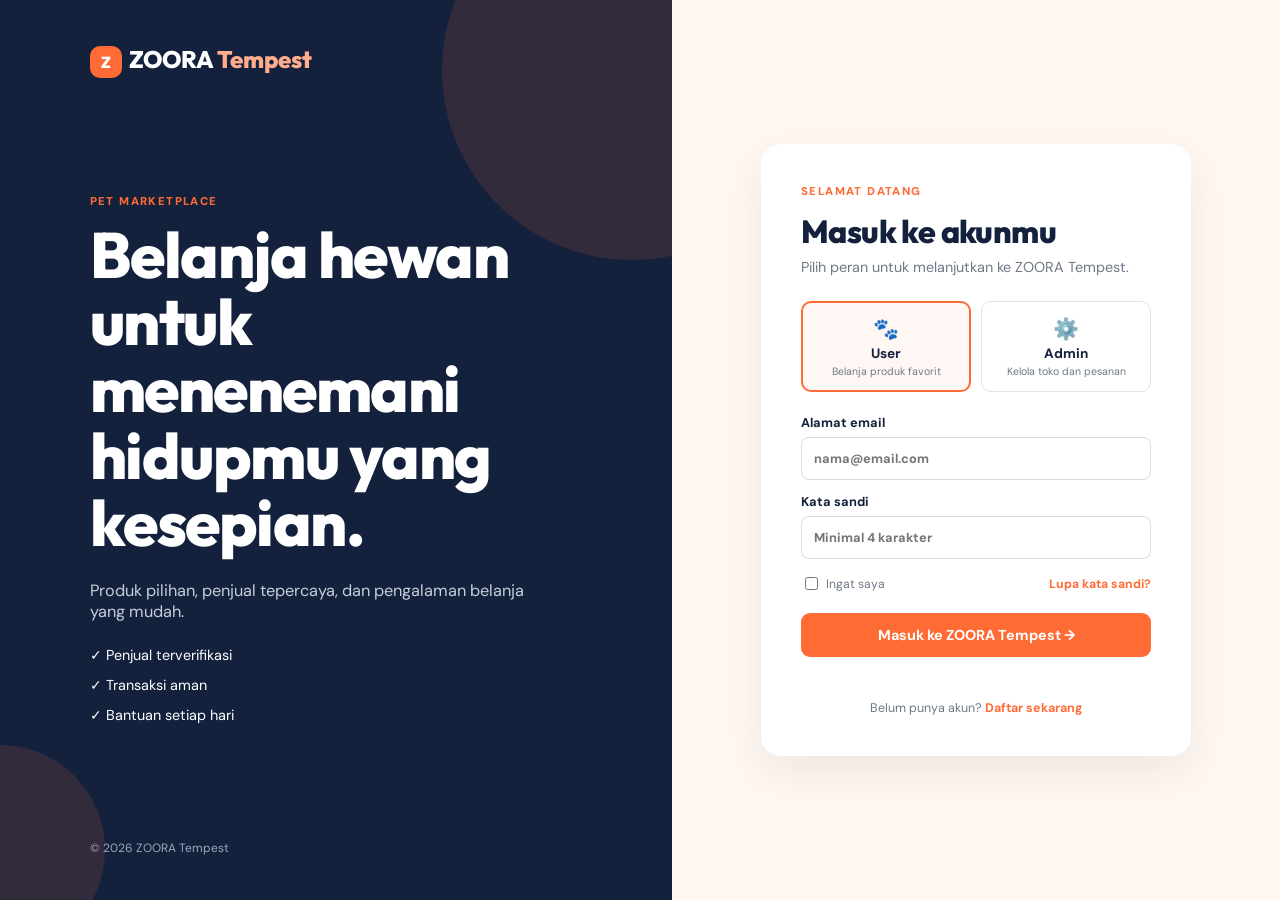
<file: index.html>
<!doctype html>
<html lang="id">

<head>
    <meta charset="UTF-8">
    <meta name="viewport" content="width=device-width, initial-scale=1.0">
    <title>Masuk — ZOORA Tempest</title>
    <link rel="preconnect" href="https://fonts.googleapis.com">
    <link rel="preconnect" href="https://fonts.gstatic.com" crossorigin>
    <link
        href="https://fonts.googleapis.com/css2?family=DM+Sans:wght@400;500;600;700&family=Outfit:wght@600;700;800&display=swap"
        rel="stylesheet">
    <link rel="stylesheet" href="css/login.css">
</head>

<body>
    <main class="login-page">
        <section class="brand-panel"><a class="brand" href="index.html"><span>Z</span>ZOORA <i>Tempest</i></a>
            <div class="welcome">
                <p class="eyebrow">PET MARKETPLACE</p>
                <h1>Belanja hewan untuk menenemani hidupmu yang kesepian.</h1>
                <p>Produk pilihan, penjual tepercaya, dan pengalaman belanja yang mudah.</p>
                <div class="feature-list"><span>✓ Penjual terverifikasi</span><span>✓ Transaksi aman</span><span>✓
                        Bantuan setiap hari</span></div>
            </div>
            <p class="copyright">© 2026 ZOORA Tempest</p>
        </section>
        <section class="form-panel">
            <form class="login-card" id="loginForm">
                <p class="eyebrow">SELAMAT DATANG</p>
                <h2>Masuk ke akunmu</h2>
                <p class="subcopy">Pilih peran untuk melanjutkan ke ZOORA Tempest.</p>
                <div class="role-options"><button class="role-option selected" data-role="user"
                        type="button"><span>🐾</span><b>User</b><small>Belanja produk favorit</small></button><button
                        class="role-option" data-role="admin" type="button"><span>⚙️</span><b>Admin</b><small>Kelola
                            toko dan pesanan</small></button></div><label>Alamat email<input type="email" id="email"
                        placeholder="nama@email.com" required></label><label>Kata sandi<input type="password"
                        id="password" placeholder="Minimal 4 karakter" minlength="4" required></label>
                <div class="form-line"><label class="remember"><input type="checkbox"> Ingat saya</label><a href="#"
                        id="forgotPassword">Lupa kata sandi?</a></div><button class="login-button" type="submit">Masuk
                    ke ZOORA Tempest →</button>
                <p class="login-message" id="loginMessage" role="status"></p>
                <p class="register">Belum punya akun? <a href="#" id="registerLink">Daftar sekarang</a></p>
            </form>
        </section>
    </main>
    <script src="js/login.js"></script>
</body>

</html>
</file>
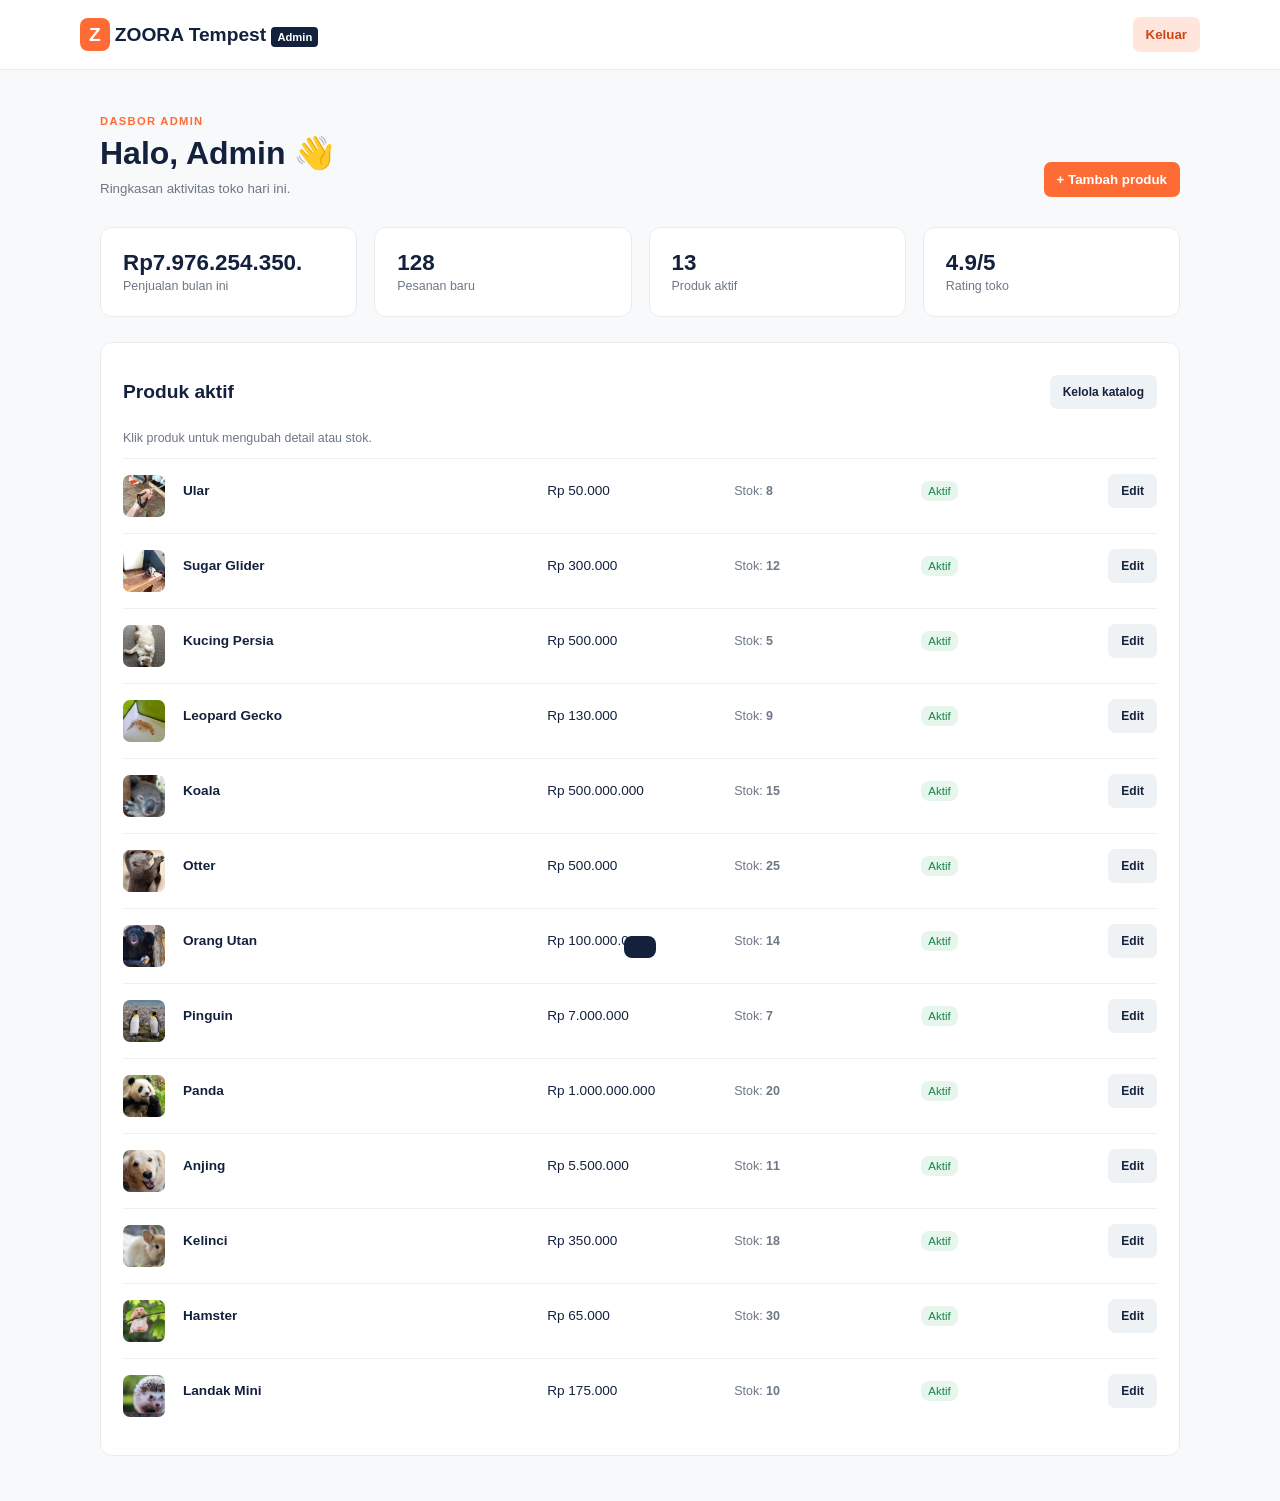
<file: admin.html>
<!doctype html>
<html lang="id">

<head>
    <meta charset="UTF-8">
    <meta name="viewport" content="width=device-width, initial-scale=1.0">
    <title>Admin — ZOORA Tempest</title>
    <link rel="stylesheet" href="css/admin.css">
    <link rel="stylesheet" href="css/admin-extra.css">
    <link rel="stylesheet" href="css/admin-mobile-fix.css">
</head>

<body>
    <header><a href="admin.html" class="brand"><span>Z</span>ZOORA Tempest <small>Admin</small></a><button
            id="logoutButton">Keluar</button></header>
    <main>
        <section class="title">
            <div>
                <p>DASBOR ADMIN</p>
                <h1>Halo, <span id="adminName">Admin</span> 👋</h1><small>Ringkasan aktivitas toko hari ini.</small>
            </div><button id="addProduct">+ Tambah produk</button>
        </section>
        <section class="stats">
            <article><span>Rp7.976.254.350.</span><small>Penjualan bulan ini</small></article>
            <article><span>128</span><small>Pesanan baru</small></article>
            <article><span id="activeProductCount">0</span><small>Produk aktif</small></article>
            <article><span>4.9/5</span><small>Rating toko</small></article>
        </section>
        <section class="panel">
            <div class="panel-heading">
                <h2>Produk aktif</h2><button id="manageButton">Kelola katalog</button>
            </div>
            <p class="catalog-note">Klik produk untuk mengubah detail atau stok.</p>
            <div class="product-list" id="productList"></div>
        </section>
    </main>
    <div class="toast" id="toast"></div>
    <section class="admin-modal" id="productModal" aria-hidden="true">
        <div class="admin-modal-card"><button class="modal-close" id="closeModal" aria-label="Tutup">×</button>
            <p class="modal-label" id="modalLabel">TAMBAH PRODUK</p>
            <h2 id="modalTitle">Produk baru</h2>
            <form id="productForm"><label>Nama produk<input id="productName" required
                        placeholder="Contoh: Hamster Syrian"></label><label>Harga (Rp)<input id="productPrice" required
                        type="number" min="0" placeholder="0"></label><label>Stok tersedia<input id="productStock"
                        required type="number" min="0" placeholder="0"></label><label>Kategori<select
                        id="productCategory">
                        <option>Mamalia</option>
                        <option>Reptil</option>
                    </select></label><label>Gambar produk<input id="productImage" type="file" accept="image/*"><small
                        class="image-help">Pilih gambar JPG, PNG, atau WebP.</small></label><img id="imagePreview"
                    class="image-preview" alt="Pratinjau gambar produk" hidden><button type="submit"
                    id="saveProduct">Simpan produk</button></form>
        </div>
    </section>
    <script src="js/admin.js"></script>
</body>

</html>
</file>
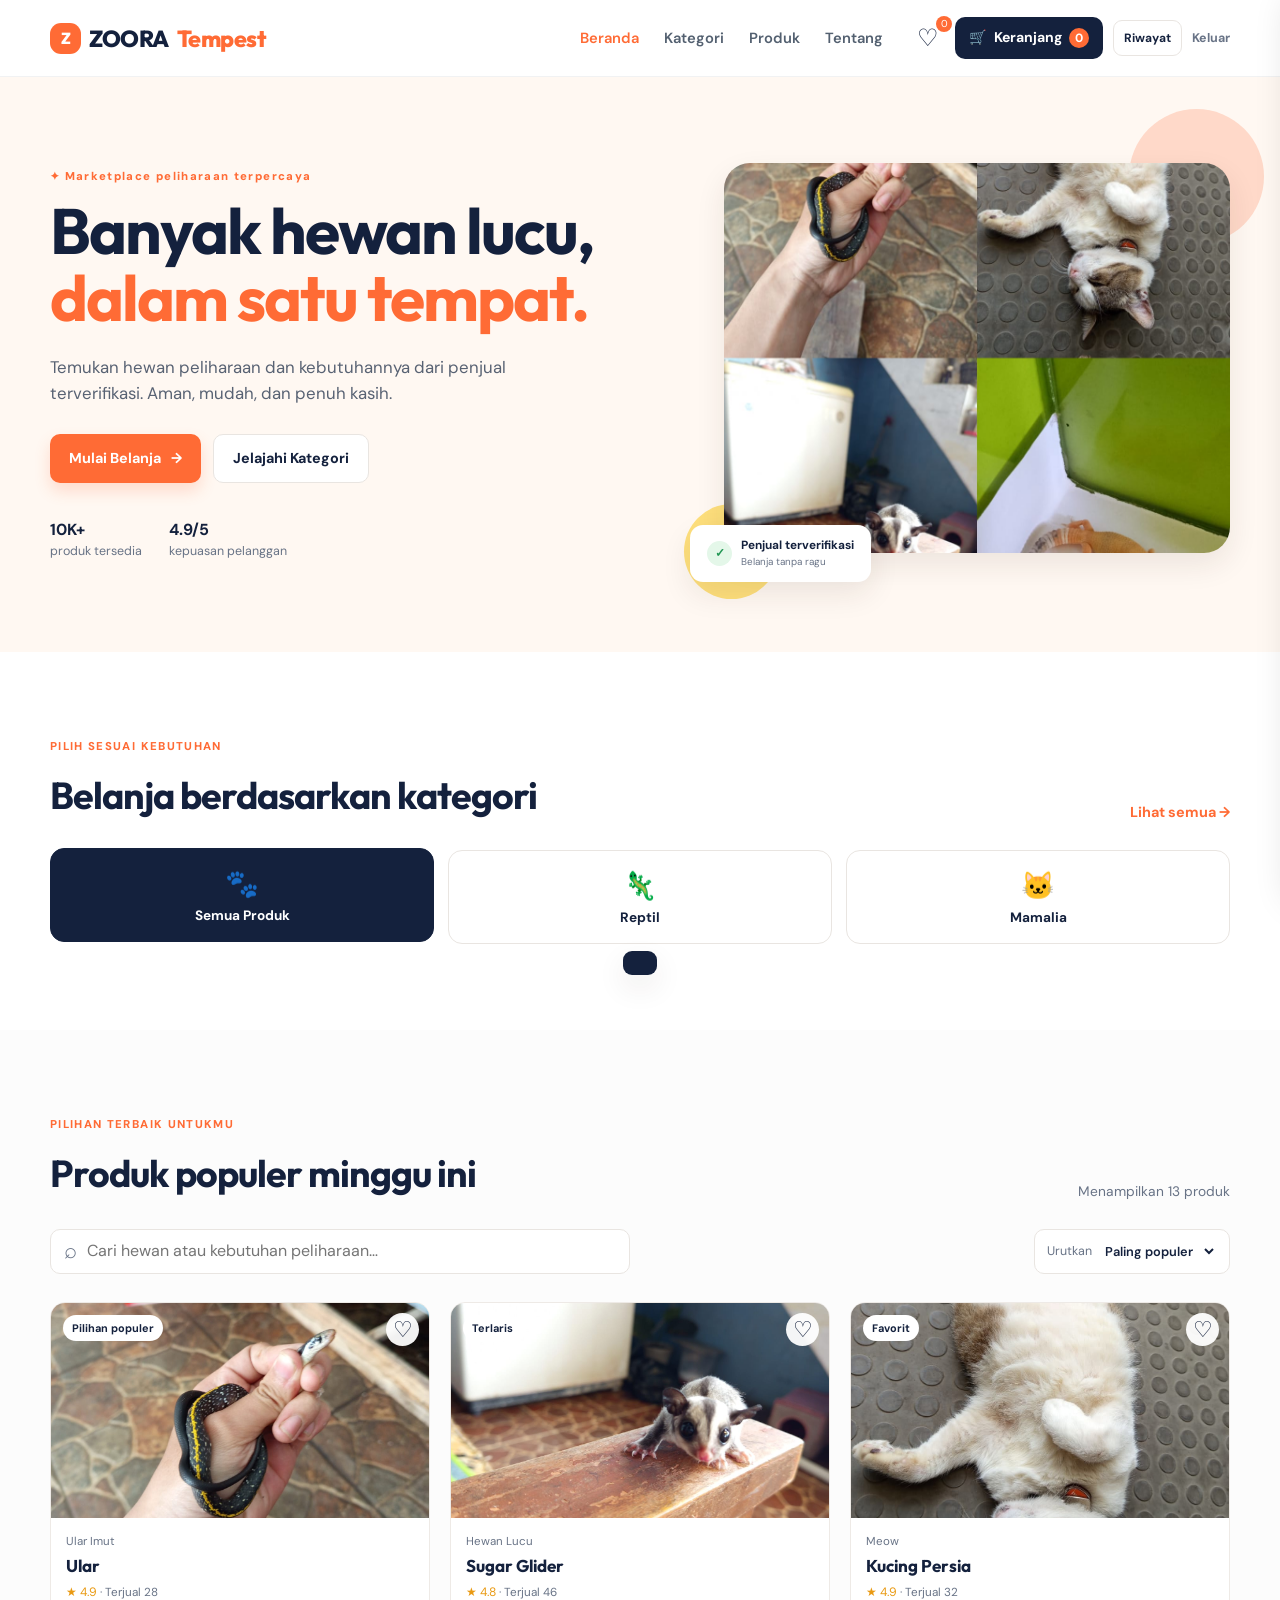
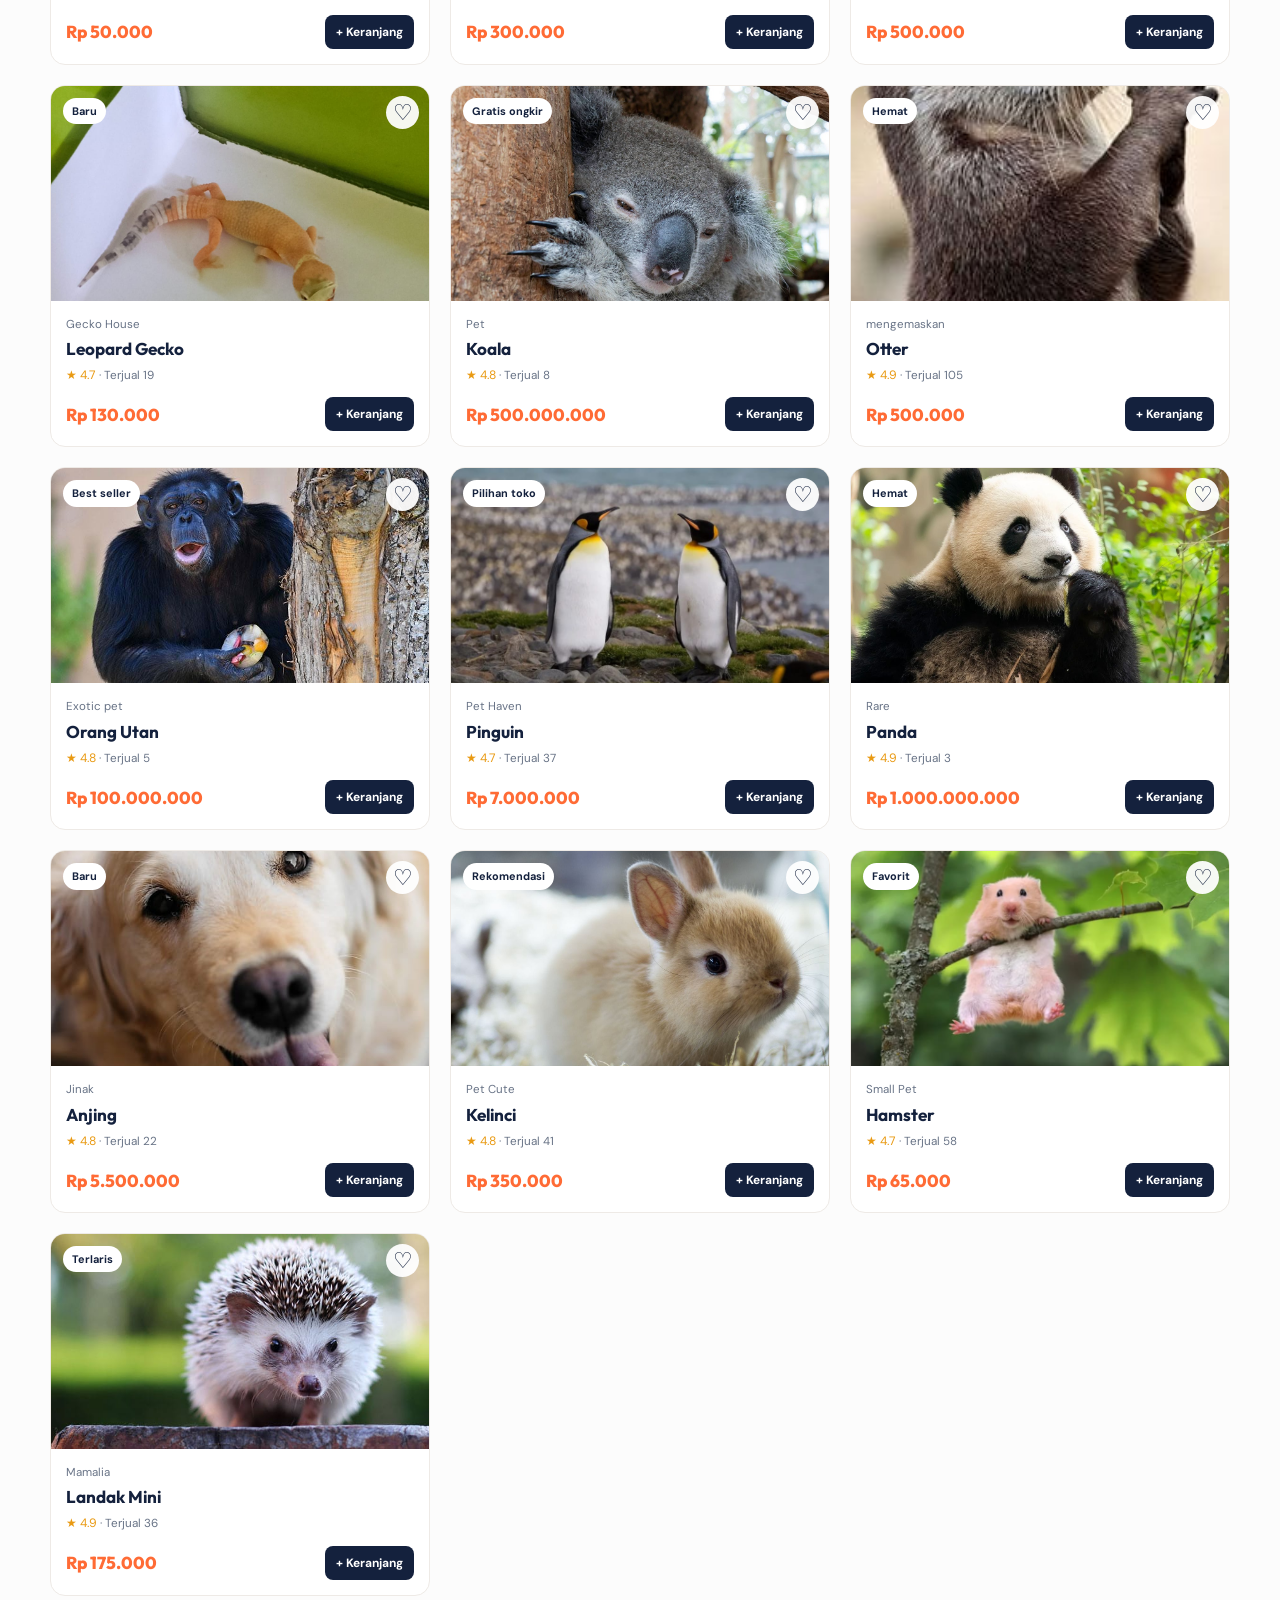
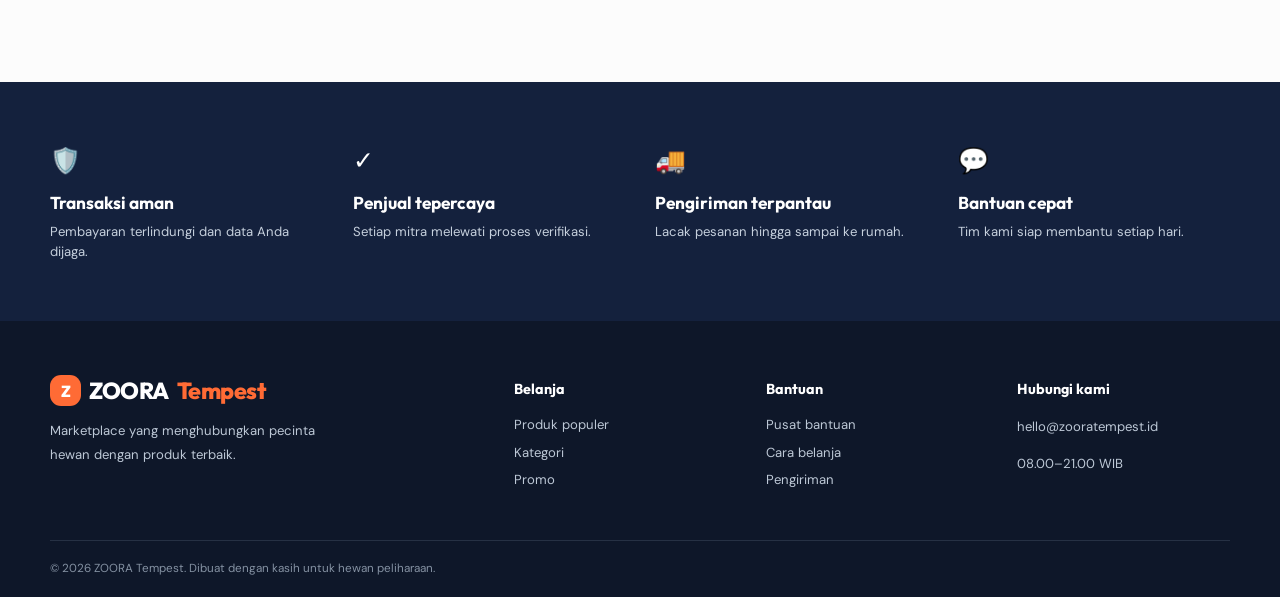
<file: marketplace.html>
<!doctype html>
<html lang="id">

<head>
  <meta charset="UTF-8">
  <meta name="viewport" content="width=device-width, initial-scale=1.0">
  <meta name="description" content="ZOORA Tempest, marketplace kebutuhan dan hewan peliharaan.">
  <title>ZOORA Tempest — Marketplace Hewan Peliharaan</title>
  <link rel="preconnect" href="https://fonts.googleapis.com">
  <link rel="preconnect" href="https://fonts.gstatic.com" crossorigin>
  <link
    href="https://fonts.googleapis.com/css2?family=DM+Sans:wght@400;500;600;700&family=Outfit:wght@600;700;800&display=swap"
    rel="stylesheet">
  <link rel="stylesheet" href="css/style.css">
  <link rel="stylesheet" href="css/marketplace.css">
  <link rel="stylesheet" href="css/mobile-fix.css">
</head>

<body>
  <header class="site-header">
    <div class="container header-main">
      <a class="brand" href="#beranda" aria-label="ZOORA Tempest beranda"><span class="brand-mark">Z</span>ZOORA
        <i>Tempest</i></a>
      <button class="menu-toggle" aria-label="Buka menu" aria-expanded="false">☰</button>
      <nav class="nav-menu" aria-label="Navigasi utama">
        <a class="active" href="#beranda">Beranda</a>
        <a href="#kategori">Kategori</a>
        <a href="#produk">Produk</a>
        <a href="#keunggulan">Tentang</a>
      </nav>
      <div class="header-actions">
        <button class="icon-button favorites-button" type="button" aria-label="Produk favorit"
          title="Produk favorit">♡<span id="favoriteCount" class="count-badge">0</span></button>
        <button class="cart-button" id="cartButton" type="button">🛒 <span>Keranjang</span><b
            id="cartCount">0</b></button><button class="history-button" id="historyButton" type="button">Riwayat</button><a class="logout-link" href="index.html" id="logoutLink">Keluar</a>
      </div>
    </div>
  </header>

  <main id="beranda">
    <section class="hero">
      <div class="container hero-layout">
        <div class="hero-copy">
          <p class="eyebrow">✦ Marketplace peliharaan terpercaya</p>
          <h1>Banyak hewan lucu, <em>dalam satu tempat.</em></h1>
          <p class="hero-description">Temukan hewan peliharaan dan kebutuhannya dari penjual terverifikasi. Aman, mudah,
            dan penuh kasih.</p>
          <div class="hero-actions"><a class="button button-primary" href="#produk">Mulai Belanja <span>→</span></a><a
              class="button button-light" href="#kategori">Jelajahi Kategori</a></div>
          <div class="trust-row"><span><b>10K+</b> produk tersedia</span><span><b>4.9/5</b> kepuasan pelanggan</span>
          </div>
        </div>
        <div class="hero-visual">
          <div class="hero-decoration decoration-one"></div>
          <div class="hero-decoration decoration-two"></div><img src="images/zoora-collection.jpeg"
            alt="Koleksi hewan peliharaan ZOORA Tempest">
          <div class="floating-card"><span class="check">✓</span>
            <div><b>Penjual terverifikasi</b><small>Belanja tanpa ragu</small></div>
          </div>
        </div>
      </div>
    </section>

    <section class="categories section" id="kategori">
      <div class="container">
        <div class="section-heading">
          <div>
            <p class="eyebrow">PILIH SESUAI KEBUTUHAN</p>
            <h2>Belanja berdasarkan kategori</h2>
          </div><a href="#produk" class="text-link">Lihat semua →</a>
        </div>
        <div class="category-grid"><button class="category-card active" data-category="Semua"><span>🐾</span>Semua
            Produk</button><button class="category-card" data-category="Reptil"><span>🦎</span>Reptil</button><button
            class="category-card" data-category="Mamalia"><span>🐱</span>Mamalia</button><button class="category-card"
            data-category="Aksesoris"><span>🛍️</span>Aksesoris</button><button class="category-card"
            data-category="Makanan"><span>🥣</span>Makanan</button></div>
      </div>
    </section>

    <section class="products section" id="produk">
      <div class="container">
        <div class="section-heading">
          <div>
            <p class="eyebrow">PILIHAN TERBAIK UNTUKMU</p>
            <h2>Produk populer minggu ini</h2>
          </div>
          <p class="product-result" id="productResult">Menampilkan 6 produk</p>
        </div>
        <div class="shop-toolbar"><label class="search-box"><span>⌕</span><input id="searchInput" type="search"
              placeholder="Cari hewan atau kebutuhan peliharaan…"></label><label class="sort-box">Urutkan <select
              id="sortSelect">
              <option value="popular">Paling populer</option>
              <option value="low">Harga terendah</option>
              <option value="high">Harga tertinggi</option>
            </select></label></div>
        <div class="products-grid" id="productGrid"></div>
        <p class="empty-state" id="emptyState" hidden>Produk tidak ditemukan. Coba kata kunci lain.</p>
      </div>
    </section>

    <section class="benefits" id="keunggulan">
      <div class="container benefits-grid">
        <article><span>🛡️</span>
          <h3>Transaksi aman</h3>
          <p>Pembayaran terlindungi dan data Anda dijaga.</p>
        </article>
        <article><span>✓</span>
          <h3>Penjual tepercaya</h3>
          <p>Setiap mitra melewati proses verifikasi.</p>
        </article>
        <article><span>🚚</span>
          <h3>Pengiriman terpantau</h3>
          <p>Lacak pesanan hingga sampai ke rumah.</p>
        </article>
        <article><span>💬</span>
          <h3>Bantuan cepat</h3>
          <p>Tim kami siap membantu setiap hari.</p>
        </article>
      </div>
    </section>
  </main>

  <aside class="cart-drawer" id="cartDrawer" aria-label="Keranjang belanja" aria-hidden="true">
    <div class="drawer-header">
      <h2>Keranjang belanja</h2><button class="close-button" id="closeCart" aria-label="Tutup keranjang">×</button>
    </div>
    <div class="cart-items" id="cartItems"></div>
    <div class="cart-footer">
      <div class="cart-total"><span>Total</span><strong id="cartTotal">Rp0</strong></div><button id="checkoutButton"
        class="button button-primary button-full">Lanjut ke checkout</button>
    </div>
  </aside>
  <div class="overlay" id="overlay"></div>

  <section class="checkout-modal" id="checkoutModal" aria-hidden="true">
    <div class="checkout-card">
      <button class="modal-close" id="closeCheckout" aria-label="Tutup checkout">×</button>
      <div id="checkoutFormView">
        <p class="eyebrow">CHECKOUT AMAN</p><h2>Lengkapi pesananmu</h2>
        <form id="checkoutForm">
          <label>Nama penerima<input id="receiverName" required placeholder="Nama lengkap"></label>
          <label>Nomor telepon<input id="receiverPhone" required type="tel" placeholder="08xxxxxxxxxx"></label>
          <label>Alamat pengiriman<textarea id="receiverAddress" required placeholder="Jalan, nomor rumah, kecamatan, kota"></textarea></label>
          <label>Metode pembayaran<select id="paymentMethod" required><option value="Transfer Bank">Transfer Bank</option><option value="E-Wallet">E-Wallet</option><option value="Bayar di Tempat">Bayar di Tempat</option></select></label>
          <section class="stock-check" aria-labelledby="stockCheckTitle"><div><span id="stockCheckTitle">Ketersediaan stok</span><small>Dicek kembali sebelum pembayaran.</small></div><div id="checkoutStockList" class="checkout-stock-list"></div></section>
          <div class="checkout-summary"><span>Total pembayaran</span><strong id="checkoutTotal">Rp0</strong></div>
          <button class="button button-primary button-full" type="submit">Bayar sekarang</button>
        </form>
      </div>
      <div class="checkout-success" id="checkoutSuccess" hidden><div class="success-logo">✓</div><p class="eyebrow">PEMBAYARAN BERHASIL</p><h2>Pesananmu diterima!</h2><p>Terima kasih sudah berbelanja di ZOORA Tempest. Pesanan akan segera kami proses.</p><strong id="successOrderId"></strong><button class="button button-primary button-full" id="finishCheckout">Selesai</button></div>
    </div>
  </section>
  <section class="history-modal" id="historyModal" aria-hidden="true"><div class="history-card"><button class="modal-close" id="closeHistory" aria-label="Tutup riwayat">×</button><p class="eyebrow">TRANSAKSI ANDA</p><h2>Riwayat pembayaran</h2><div id="paymentHistory"></div></div></section>

  <div class="toast" id="toast" role="status" aria-live="polite"></div>
  <footer>
    <div class="container footer-layout">
      <div><a class="brand brand-footer" href="#beranda"><span class="brand-mark">Z</span>ZOORA <i>Tempest</i></a>
        <p>Marketplace yang menghubungkan pecinta hewan dengan produk terbaik.</p>
      </div>
      <div>
        <h3>Belanja</h3><a href="#produk">Produk populer</a><a href="#kategori">Kategori</a><a href="#produk">Promo</a>
      </div>
      <div>
        <h3>Bantuan</h3><a href="#produk">Pusat bantuan</a><a href="#produk">Cara belanja</a><a
          href="#produk">Pengiriman</a>
      </div>
      <div>
        <h3>Hubungi kami</h3>
        <p>hello@zooratempest.id</p>
        <p>08.00–21.00 WIB</p>
      </div>
    </div>
    <div class="container copyright">© 2026 ZOORA Tempest. Dibuat dengan kasih untuk hewan peliharaan.</div>
  </footer>
  <script src="js/app.js"></script>
</body>

</html>
</file>
<file: css/login.css>
:root {
  --ink: #14213d;
  --orange: #ff6b35;
  --muted: #6f7887;
  --cream: #fff8f2;
}
* {
  box-sizing: border-box;
}
body {
  margin: 0;
  font-family: "DM Sans", sans-serif;
  color: var(--ink);
}
.login-page {
  min-height: 100vh;
  display: grid;
  grid-template-columns: 1.05fr 0.95fr;
}
.brand-panel {
  background: var(--ink);
  color: #fff;
  padding: 44px clamp(35px, 7vw, 105px);
  display: flex;
  flex-direction: column;
  position: relative;
  overflow: hidden;
}
.brand-panel:before,
.brand-panel:after {
  content: "";
  position: absolute;
  border-radius: 50%;
  background: rgba(255, 107, 53, 0.13);
}
.brand-panel:before {
  height: 380px;
  width: 380px;
  right: -150px;
  top: -120px;
}
.brand-panel:after {
  height: 210px;
  width: 210px;
  left: -105px;
  bottom: -55px;
}
.brand {
  z-index: 1;
  text-decoration: none;
  color: #fff;
  font: 800 1.5rem Outfit;
}
.brand span {
  display: inline-grid;
  place-items: center;
  width: 32px;
  height: 32px;
  background: var(--orange);
  border-radius: 10px;
  margin-right: 7px;
  font-size: 1rem;
}
.brand i {
  font-style: normal;
  color: #ffad8d;
}
.welcome {
  margin: auto 0;
  position: relative;
  z-index: 1;
  max-width: 500px;
}
.eyebrow {
  font-size: 0.71rem;
  letter-spacing: 1.4px;
  font-weight: 800;
  color: var(--orange);
  margin: 0 0 12px;
}
.welcome h1 {
  font: 800 clamp(2.5rem, 5vw, 4.2rem)/1.05 Outfit;
  margin: 0;
  letter-spacing: -1.5px;
}
.welcome > p:not(.eyebrow) {
  color: #c5cfdb;
  max-width: 440px;
  margin: 24px 0;
  font-size: 1.02rem;
}
.feature-list {
  display: grid;
  gap: 12px;
  color: #fff;
  font-size: 0.9rem;
}
.copyright {
  position: relative;
  z-index: 1;
  color: #9ba8b9;
  font-size: 0.75rem;
  margin: 0;
}
.form-panel {
  display: grid;
  place-items: center;
  background: var(--cream);
  padding: 35px;
}
.login-card {
  width: min(100%, 430px);
  background: #fff;
  padding: 40px;
  border-radius: 20px;
  box-shadow: 0 15px 40px rgba(43, 31, 23, 0.08);
}
.login-card h2 {
  font: 800 2rem Outfit;
  margin: 0;
  letter-spacing: -0.6px;
}
.subcopy {
  font-size: 0.9rem;
  color: var(--muted);
  margin: 7px 0 25px;
}
.role-options {
  display: grid;
  grid-template-columns: 1fr 1fr;
  gap: 10px;
  margin-bottom: 22px;
}
.role-option {
  border: 1px solid #e6e1de;
  border-radius: 10px;
  background: #fff;
  padding: 12px 7px;
  cursor: pointer;
  color: var(--ink);
  font-family: inherit;
}
.role-option span,
.role-option b,
.role-option small {
  display: block;
}
.role-option span {
  font-size: 1.3rem;
}
.role-option b {
  font-size: 0.85rem;
  margin: 3px 0;
}
.role-option small {
  font-size: 0.66rem;
  color: var(--muted);
}
.role-option.selected {
  border: 2px solid var(--orange);
  background: #fff7f3;
}
.login-card > label {
  display: block;
  font-size: 0.8rem;
  font-weight: 700;
  margin: 13px 0;
}
.login-card input:not([type="checkbox"]) {
  width: 100%;
  padding: 12px;
  border: 1px solid #dfdbd8;
  border-radius: 8px;
  margin-top: 6px;
  font: inherit;
  outline-color: var(--orange);
}
.form-line {
  display: flex;
  justify-content: space-between;
  align-items: center;
  margin: 15px 0 20px;
  font-size: 0.76rem;
}
.remember {
  display: flex;
  align-items: center;
  gap: 5px;
  color: var(--muted);
}
.form-line a,
.register a {
  color: var(--orange);
  font-weight: 700;
  text-decoration: none;
}
.login-button {
  width: 100%;
  padding: 13px;
  background: var(--orange);
  color: #fff;
  border: 0;
  border-radius: 9px;
  font: 700 0.9rem "DM Sans";
  cursor: pointer;
}
.login-button:hover {
  background: #e95522;
}
.login-message {
  min-height: 18px;
  text-align: center;
  color: #219653;
  font-size: 0.78rem;
  margin: 12px 0 0;
}
.register {
  text-align: center;
  color: var(--muted);
  font-size: 0.78rem;
  margin: 13px 0 0;
}
@media (max-width: 720px) {
  .login-page {
    grid-template-columns: 1fr;
  }
  .brand-panel {
    min-height: 260px;
    padding: 28px;
  }
  .welcome {
    margin: 45px 0 12px;
  }
  .welcome h1 {
    font-size: 2.35rem;
  }
  .welcome > p:not(.eyebrow),
  .feature-list {
    display: none;
  }
  .copyright {
    display: none;
  }
  .form-panel {
    padding: 25px 15px;
  }
  .login-card {
    padding: 28px 22px;
  }
}
</file>
<file: css/admin.css>
:root {
  --ink: #14213d;
  --orange: #ff6b35;
}
* {
  box-sizing: border-box;
}
body {
  margin: 0;
  background: #f8f9fb;
  color: var(--ink);
  font-family: Arial, sans-serif;
}
header {
  height: 70px;
  background: #fff;
  padding: 0 max(22px, calc((100% - 1120px) / 2));
  display: flex;
  align-items: center;
  justify-content: space-between;
  border-bottom: 1px solid #eaecef;
}
.brand {
  font-weight: 800;
  text-decoration: none;
  color: var(--ink);
  font-size: 1.2rem;
}
.brand span {
  background: var(--orange);
  color: #fff;
  border-radius: 8px;
  padding: 6px 9px;
  margin-right: 5px;
}
.brand small {
  font-size: 0.7rem;
  color: #fff;
  background: var(--ink);
  padding: 4px 6px;
  border-radius: 4px;
}
button {
  border: 0;
  cursor: pointer;
  border-radius: 7px;
  padding: 10px 13px;
  font-weight: 700;
}
header button {
  background: #ffe5dc;
  color: #ce4617;
}
main {
  max-width: 1120px;
  margin: auto;
  padding: 45px 20px;
}
.title {
  display: flex;
  justify-content: space-between;
  align-items: end;
  margin-bottom: 30px;
}
.title p,
.modal-label {
  color: var(--orange);
  font-size: 0.7rem;
  letter-spacing: 1.3px;
  font-weight: bold;
  margin: 0;
}
.title h1 {
  margin: 7px 0;
  font-size: 2rem;
}
.title small {
  color: #6d7785;
}
.title button,
#productForm button {
  background: var(--orange);
  color: #fff;
}
.stats {
  display: grid;
  grid-template-columns: repeat(4, 1fr);
  gap: 17px;
}
.stats article,
.panel {
  background: #fff;
  border: 1px solid #e9ecef;
  border-radius: 12px;
  padding: 22px;
}
.stats span {
  display: block;
  font-size: 1.4rem;
  font-weight: 800;
}
.stats small {
  color: #6d7785;
  font-size: 0.78rem;
}
.panel {
  margin-top: 25px;
}
.panel-heading {
  display: flex;
  justify-content: space-between;
  align-items: center;
}
.panel h2 {
  font-size: 1.2rem;
}
.panel-heading button,
.edit-button {
  background: #eff2f5;
  color: var(--ink);
  font-size: 0.75rem;
}
.catalog-note {
  color: #6d7785;
  font-size: 0.78rem;
}
.product-row {
  display: grid;
  grid-template-columns: 2fr 1fr 1fr 1fr auto;
  gap: 10px;
  align-items: center;
  border-top: 1px solid #eef0f2;
  padding: 15px 0;
  font-size: 0.85rem;
  cursor: pointer;
}
.product-row:hover {
  background: #fff8f4;
}
.product-row i {
  font-style: normal;
  color: #16834a;
  background: #e7f6ed;
  width: max-content;
  padding: 4px 7px;
  border-radius: 8px;
  font-size: 0.72rem;
}
.stock {
  color: #6d7785;
  font-size: 0.78rem;
}
.toast {
  position: fixed;
  bottom: 22px;
  left: 50%;
  transform: translate(-50%, 80px);
  transition: 0.2s;
  background: var(--ink);
  color: #fff;
  padding: 11px 16px;
  border-radius: 8px;
  font-size: 0.8rem;
}
.toast.show {
  transform: translate(-50%, 0);
}
.admin-modal {
  position: fixed;
  inset: 0;
  display: grid;
  place-items: center;
  padding: 18px;
  background: rgba(9, 18, 32, 0.48);
  opacity: 0;
  visibility: hidden;
  transition: 0.2s;
}
.admin-modal.open {
  opacity: 1;
  visibility: visible;
}
.admin-modal-card {
  position: relative;
  background: #fff;
  width: min(100%, 430px);
  padding: 27px;
  border-radius: 14px;
}
.admin-modal-card h2 {
  margin: 6px 0 18px;
}
.modal-close {
  position: absolute;
  right: 12px;
  top: 10px;
  font-size: 1.7rem;
  background: transparent;
  color: #6d7785;
}
.admin-modal-card label {
  display: block;
  font-size: 0.78rem;
  font-weight: 700;
  margin: 12px 0;
}
.admin-modal-card input,
.admin-modal-card select {
  width: 100%;
  margin-top: 5px;
  padding: 10px;
  border: 1px solid #dce1e7;
  border-radius: 7px;
  font: inherit;
}
.admin-modal-card form button {
  width: 100%;
  margin-top: 10px;
}
@media (max-width: 620px) {
  .stats {
    grid-template-columns: repeat(2, 1fr);
  }
  .title {
    align-items: start;
    gap: 15px;
  }
  .title h1 {
    font-size: 1.55rem;
  }
  .product-row {
    grid-template-columns: 1fr auto;
  }
  .product-row span,
  .product-row .stock {
    grid-row: 2;
  }
  .product-row i {
    grid-row: 2;
  }
  .edit-button {
    grid-column: 2;
    grid-row: 1;
  }
}
</file>
<file: css/admin-extra.css>
.image-help {
  display: block;
  color: #6d7785;
  font-size: 0.7rem;
  font-weight: 400;
  margin-top: 5px;
}
.image-preview {
  width: 100%;
  height: 150px;
  object-fit: cover;
  border-radius: 8px;
  margin: 2px 0 10px;
  background: #f3f5f7;
}
.product-thumb {
  width: 42px;
  height: 42px;
  border-radius: 7px;
  object-fit: cover;
  background: #f3f5f7;
  grid-row: span 2;
}
.product-row {
  grid-template-columns: 50px 2fr 1fr 1fr 1fr auto;
}
@media (max-width: 620px) {
  .product-row {
    grid-template-columns: 50px 1fr auto;
  }
  .product-thumb {
    grid-row: span 2;
  }
  .product-row span,
  .product-row .stock {
    grid-row: 2;
  }
  .product-row i {
    display: none;
  }
  .edit-button {
    grid-column: 3;
    grid-row: 1;
  }
}
</file>
<file: css/admin-mobile-fix.css>
@media (max-width: 620px) {
  body { overflow-x: hidden; }
  main { padding: 32px 20px; }
  .title { align-items: flex-start; }
  .stats { grid-template-columns: minmax(0, 1fr); gap: 14px; }
  .stats article { min-width: 0; padding: 20px; }
  .stats span { font-size: clamp(1.4rem, 8vw, 2rem); overflow-wrap: anywhere; }
  .panel { padding: 17px; }
}
</file>
<file: css/style.css>
:root {
  --ink: #14213d;
  --muted: #687386;
  --brand: #ff6b35;
  --brand-dark: #e95522;
  --cream: #fff8f2;
  --line: #e9e5e1;
  --white: #fff;
  --shadow: 0 12px 30px rgba(55, 35, 25, 0.09);
}
* {
  box-sizing: border-box;
}
html {
  scroll-behavior: smooth;
}
body {
  margin: 0;
  background: #fff;
  color: var(--ink);
  font-family: "DM Sans", Arial, sans-serif;
  line-height: 1.5;
}
.container {
  width: min(1180px, calc(100% - 40px));
  margin: auto;
}
.site-header {
  background: rgba(255, 255, 255, 0.92);
  backdrop-filter: blur(12px);
  position: sticky;
  top: 0;
  z-index: 20;
  border-bottom: 1px solid rgba(20, 33, 61, 0.06);
}
.header-main {
  min-height: 76px;
  display: flex;
  align-items: center;
  gap: 28px;
}
.brand {
  color: var(--ink);
  font:
    800 1.45rem Outfit,
    sans-serif;
  text-decoration: none;
  letter-spacing: -0.5px;
  display: flex;
  align-items: center;
  gap: 8px;
}
.brand-mark {
  width: 31px;
  height: 31px;
  display: grid;
  place-items: center;
  border-radius: 11px;
  background: var(--brand);
  color: #fff;
  font-size: 1rem;
}
.nav-menu {
  display: flex;
  gap: 25px;
  margin-left: auto;
}
.nav-menu a {
  color: #536070;
  text-decoration: none;
  font-weight: 600;
  font-size: 0.92rem;
}
.nav-menu a:hover,
.nav-menu .active {
  color: var(--brand);
}
.header-actions {
  display: flex;
  align-items: center;
  gap: 10px;
}
.icon-button,
.cart-button,
.menu-toggle,
.close-button {
  border: 0;
  background: none;
  cursor: pointer;
  font: inherit;
}
.icon-button {
  font-size: 1.5rem;
  position: relative;
  color: var(--ink);
}
.count-badge {
  position: absolute;
  top: -3px;
  right: -7px;
  min-width: 16px;
  height: 16px;
  padding: 0 4px;
  background: var(--brand);
  border-radius: 50%;
  font-size: 10px;
  color: #fff;
  display: grid;
  place-items: center;
}
.cart-button {
  display: flex;
  align-items: center;
  gap: 7px;
  color: #fff;
  background: var(--ink);
  padding: 10px 14px;
  border-radius: 10px;
  font-weight: 700;
  font-size: 0.88rem;
}
.cart-button b {
  font-size: 0.75rem;
  background: var(--brand);
  padding: 1px 6px;
  border-radius: 20px;
}
.menu-toggle {
  display: none;
  font-size: 1.5rem;
}
.hero {
  overflow: hidden;
  background: var(--cream);
  padding: 70px 0;
}
.hero-layout {
  display: grid;
  grid-template-columns: 1fr 0.9fr;
  align-items: center;
  gap: 70px;
}
.eyebrow {
  font-size: 0.71rem;
  font-weight: 800;
  letter-spacing: 1.35px;
  color: var(--brand);
  margin: 0 0 12px;
}
.hero h1,
h2,
h3 {
  font-family: Outfit, sans-serif;
}
.hero h1 {
  font-size: clamp(2.55rem, 5vw, 4.5rem);
  line-height: 1.05;
  letter-spacing: -2px;
  margin: 0;
}
.hero h1 em {
  display: block;
  color: var(--brand);
  font-style: normal;
}
.hero-description {
  color: #586273;
  font-size: 1.05rem;
  max-width: 530px;
  margin: 24px 0 28px;
}
.hero-actions {
  display: flex;
  gap: 12px;
  flex-wrap: wrap;
}
.button {
  display: inline-flex;
  justify-content: center;
  align-items: center;
  gap: 10px;
  border: 0;
  border-radius: 10px;
  padding: 13px 19px;
  text-decoration: none;
  font-weight: 700;
  font-size: 0.9rem;
  cursor: pointer;
  transition: 0.2s;
}
.button-primary {
  color: #fff;
  background: var(--brand);
  box-shadow: 0 8px 16px rgba(255, 107, 53, 0.2);
}
.button-primary:hover {
  background: var(--brand-dark);
  transform: translateY(-1px);
}
.button-light {
  color: var(--ink);
  background: #fff;
  border: 1px solid var(--line);
}
.trust-row {
  display: flex;
  gap: 27px;
  flex-wrap: wrap;
  margin-top: 35px;
  color: var(--muted);
  font-size: 0.78rem;
}
.trust-row b {
  color: var(--ink);
  display: block;
  font-size: 1rem;
}
.hero-visual {
  position: relative;
  padding: 16px 0 22px 20px;
}
.hero-visual img {
  width: 100%;
  height: 390px;
  object-fit: cover;
  border-radius: 26px;
  position: relative;
  z-index: 1;
  box-shadow: var(--shadow);
}
.hero-decoration {
  position: absolute;
  border-radius: 50%;
  background: #ffd9c9;
}
.decoration-one {
  height: 135px;
  width: 135px;
  right: -34px;
  top: -38px;
}
.decoration-two {
  height: 95px;
  width: 95px;
  left: -20px;
  bottom: -17px;
  background: #fedf7c;
}
.floating-card {
  position: absolute;
  z-index: 2;
  left: -14px;
  bottom: 0;
  background: #fff;
  padding: 12px 17px;
  border-radius: 13px;
  box-shadow: var(--shadow);
  display: flex;
  gap: 9px;
  align-items: center;
  font-size: 0.74rem;
}
.floating-card small {
  display: block;
  color: var(--muted);
}
.check {
  background: #e4f7e9;
  color: #219653;
  width: 25px;
  height: 25px;
  border-radius: 50%;
  display: grid;
  place-items: center;
  font-weight: bold;
}
.section {
  padding: 86px 0;
}
.section-heading {
  display: flex;
  justify-content: space-between;
  align-items: end;
  gap: 20px;
  margin-bottom: 27px;
}
.section-heading h2 {
  font-size: clamp(1.7rem, 3vw, 2.35rem);
  letter-spacing: -1px;
  margin: 0;
}
.text-link {
  color: var(--brand);
  font-weight: 700;
  text-decoration: none;
  font-size: 0.9rem;
}
.category-grid {
  display: grid;
  grid-template-columns: repeat(5, 1fr);
  gap: 14px;
}
.category-card {
  border: 1px solid var(--line);
  background: #fff;
  border-radius: 14px;
  padding: 17px 10px;
  cursor: pointer;
  color: var(--ink);
  font: 700 0.85rem "DM Sans";
  transition: 0.2s;
}
.category-card span {
  font-size: 1.7rem;
  display: block;
  margin-bottom: 6px;
}
.category-card:hover,
.category-card.active {
  background: var(--ink);
  color: #fff;
  border-color: var(--ink);
  transform: translateY(-2px);
}
.products {
  background: #fcfcfc;
}
.product-result {
  margin: 0;
  color: var(--muted);
  font-size: 0.86rem;
}
.shop-toolbar {
  display: flex;
  gap: 13px;
  margin-bottom: 28px;
}
.search-box {
  height: 45px;
  flex: 1;
  max-width: 580px;
  border: 1px solid var(--line);
  border-radius: 10px;
  background: #fff;
  display: flex;
  align-items: center;
  padding: 0 13px;
  gap: 8px;
  color: var(--muted);
}
.search-box span {
  font-size: 1.4rem;
  line-height: 1;
}
.search-box input {
  width: 100%;
  border: 0;
  outline: 0;
  font: inherit;
  color: var(--ink);
}
.sort-box {
  margin-left: auto;
  display: flex;
  align-items: center;
  gap: 9px;
  border: 1px solid var(--line);
  padding: 0 12px;
  border-radius: 10px;
  background: #fff;
  color: var(--muted);
  font-size: 0.78rem;
}
.sort-box select {
  border: 0;
  outline: 0;
  background: #fff;
  color: var(--ink);
  font: 600 0.8rem "DM Sans";
  padding: 12px 0;
}
.products-grid {
  display: grid;
  grid-template-columns: repeat(3, 1fr);
  gap: 20px;
}
.product-card {
  background: #fff;
  border: 1px solid #eeeae6;
  border-radius: 15px;
  overflow: hidden;
  position: relative;
  transition: 0.25s;
}
.product-card:hover {
  transform: translateY(-5px);
  box-shadow: var(--shadow);
}
.product-image {
  display: block;
  width: 100%;
  height: 215px;
  object-fit: cover;
  background: #f4f0ed;
}
.product-tag {
  position: absolute;
  top: 12px;
  left: 12px;
  background: #fff;
  padding: 5px 9px;
  border-radius: 20px;
  font-size: 0.68rem;
  font-weight: 700;
}
.favorite-toggle {
  position: absolute;
  top: 10px;
  right: 10px;
  border: 0;
  background: rgba(255, 255, 255, 0.94);
  font-size: 1.4rem;
  width: 33px;
  height: 33px;
  border-radius: 50%;
  cursor: pointer;
  color: var(--ink);
}
.favorite-toggle.liked {
  color: #e8505b;
}
.product-content {
  padding: 15px;
}
.seller {
  font-size: 0.72rem;
  color: var(--muted);
  margin: 0 0 5px;
}
.product-name {
  font:
    700 1.07rem Outfit,
    sans-serif;
  margin: 0;
}
.product-meta {
  font-size: 0.73rem;
  color: var(--muted);
  margin: 7px 0;
}
.rating {
  color: #e99a13;
  font-size: 0.76rem;
}
.product-bottom {
  display: flex;
  align-items: center;
  justify-content: space-between;
  gap: 8px;
  margin-top: 13px;
}
.price {
  font:
    800 1.08rem Outfit,
    sans-serif;
  color: var(--brand);
}
.add-button {
  border: 0;
  background: var(--ink);
  color: #fff;
  border-radius: 8px;
  padding: 9px 11px;
  font: 700 0.75rem "DM Sans";
  cursor: pointer;
}
.add-button:hover {
  background: var(--brand);
}
.empty-state {
  text-align: center;
  color: var(--muted);
  padding: 40px;
}
.benefits {
  padding: 60px 0;
  background: var(--ink);
  color: #fff;
}
.benefits-grid {
  display: grid;
  grid-template-columns: repeat(4, 1fr);
  gap: 30px;
}
.benefits article span {
  font-size: 1.55rem;
}
.benefits h3 {
  margin: 11px 0 6px;
  font-size: 1.08rem;
}
.benefits p {
  margin: 0;
  color: #c6d0dd;
  font-size: 0.82rem;
}
footer {
  background: #0e1729;
  color: #bdc8d6;
  padding-top: 54px;
}
.footer-layout {
  display: grid;
  grid-template-columns: 2fr repeat(3, 1fr);
  gap: 38px;
  padding-bottom: 42px;
}
.brand-footer {
  color: #fff;
}
.footer-layout p {
  font-size: 0.82rem;
  line-height: 1.8;
  max-width: 270px;
}
.footer-layout h3 {
  color: #fff;
  font-size: 0.9rem;
  margin: 4px 0 14px;
}
.footer-layout a:not(.brand) {
  color: #bdc8d6;
  display: block;
  text-decoration: none;
  font-size: 0.82rem;
  margin: 8px 0;
}
.copyright {
  border-top: 1px solid #263144;
  padding: 19px 0;
  color: #8491a2;
  font-size: 0.73rem;
}
.cart-drawer {
  width: min(405px, 100%);
  height: 100%;
  background: #fff;
  position: fixed;
  z-index: 40;
  right: 0;
  top: 0;
  transform: translateX(105%);
  transition: transform 0.28s ease;
  display: flex;
  flex-direction: column;
  box-shadow: -10px 0 35px rgba(0, 0, 0, 0.14);
}
.cart-drawer.open {
  transform: translateX(0);
}
.drawer-header {
  padding: 20px;
  border-bottom: 1px solid var(--line);
  display: flex;
  justify-content: space-between;
  align-items: center;
}
.drawer-header h2 {
  font-size: 1.35rem;
  margin: 0;
}
.close-button {
  font-size: 2rem;
  line-height: 1;
  color: var(--muted);
}
.cart-items {
  padding: 14px 20px;
  overflow: auto;
  flex: 1;
}
.cart-item {
  display: grid;
  grid-template-columns: 70px 1fr auto;
  gap: 12px;
  align-items: center;
  padding: 10px 0;
  border-bottom: 1px solid var(--line);
}
.cart-item img {
  width: 70px;
  height: 64px;
  object-fit: cover;
  border-radius: 8px;
}
.cart-item h3 {
  margin: 0;
  font-size: 0.93rem;
}
.cart-item p {
  margin: 3px 0;
  font-size: 0.78rem;
  color: var(--brand);
  font-weight: 700;
}
.quantity-controls {
  display: flex;
  align-items: center;
  gap: 7px;
  font-size: 0.82rem;
}
.quantity-controls button {
  border: 1px solid var(--line);
  background: #fff;
  border-radius: 4px;
  width: 21px;
  height: 21px;
  cursor: pointer;
}
.remove-item {
  color: #a5adba;
  border: 0;
  background: none;
  font-size: 1.1rem;
  cursor: pointer;
}
.cart-empty {
  text-align: center;
  color: var(--muted);
  margin-top: 70px;
}
.cart-footer {
  border-top: 1px solid var(--line);
  padding: 18px 20px;
}
.cart-total {
  display: flex;
  justify-content: space-between;
  margin-bottom: 15px;
}
.cart-total strong {
  font: 800 1.25rem Outfit;
  color: var(--brand);
}
.button-full {
  width: 100%;
}
.overlay {
  position: fixed;
  inset: 0;
  background: rgba(11, 19, 34, 0.46);
  z-index: 35;
  opacity: 0;
  visibility: hidden;
  transition: 0.2s;
}
.overlay.visible {
  opacity: 1;
  visibility: visible;
}
.toast {
  position: fixed;
  bottom: 25px;
  left: 50%;
  z-index: 50;
  transform: translate(-50%, 100px);
  background: var(--ink);
  color: #fff;
  padding: 12px 17px;
  border-radius: 9px;
  font-size: 0.86rem;
  box-shadow: var(--shadow);
  transition: 0.25s;
  white-space: nowrap;
}
.toast.show {
  transform: translate(-50%, 0);
}
@media (max-width: 820px) {
  .header-main {
    min-height: 66px;
    gap: 13px;
  }
  .menu-toggle {
    display: block;
    order: 2;
    margin-left: auto;
  }
  .header-actions {
    order: 3;
  }
  .nav-menu {
    display: none;
    position: absolute;
    top: 66px;
    left: 0;
    right: 0;
    background: #fff;
    padding: 16px 20px;
    box-shadow: 0 8px 15px rgba(0, 0, 0, 0.08);
    margin: 0;
  }
  .nav-menu.open {
    display: flex;
    flex-direction: column;
    gap: 14px;
  }
  .hero {
    padding: 50px 0;
  }
  .hero-layout {
    grid-template-columns: 1fr;
    gap: 35px;
  }
  .hero-visual {
    max-width: 590px;
    width: 90%;
    margin: auto;
  }
  .category-grid {
    grid-template-columns: repeat(3, 1fr);
  }
  .products-grid {
    grid-template-columns: repeat(2, 1fr);
  }
  .benefits-grid {
    grid-template-columns: repeat(2, 1fr);
  }
  .footer-layout {
    grid-template-columns: repeat(2, 1fr);
  }
}
@media (max-width: 520px) {
  .container {
    width: min(100% - 28px, 1180px);
  }
  .brand {
    font-size: 1.25rem;
  }
  .brand-mark {
    width: 27px;
    height: 27px;
  }
  .cart-button {
    padding: 9px;
  }
  .cart-button span {
    display: none;
  }
  .icon-button {
    font-size: 1.35rem;
  }
  .hero {
    padding: 39px 0;
  }
  .hero h1 {
    letter-spacing: -1.5px;
  }
  .hero-description {
    font-size: 0.95rem;
    margin: 18px 0 23px;
  }
  .trust-row {
    gap: 17px;
    margin-top: 27px;
  }
  .hero-visual {
    width: 100%;
    padding-left: 10px;
  }
  .hero-visual img {
    height: 260px;
  }
  .floating-card {
    left: 0;
    padding: 9px 11px;
  }
  .section {
    padding: 56px 0;
  }
  .section-heading {
    align-items: start;
    margin-bottom: 20px;
  }
  .section-heading .text-link {
    display: none;
  }
  .category-grid {
    grid-template-columns: repeat(3, 1fr);
    gap: 9px;
  }
  .category-card {
    padding: 12px 5px;
    font-size: 0.71rem;
  }
  .category-card span {
    font-size: 1.35rem;
  }
  .shop-toolbar {
    flex-direction: column;
    margin-bottom: 20px;
  }
  .search-box {
    min-height: 44px;
    max-width: none;
  }
  .sort-box {
    margin: 0;
    width: 100%;
    justify-content: space-between;
  }
  .products-grid {
    gap: 11px;
  }
  .product-image {
    height: 150px;
  }
  .product-content {
    padding: 11px;
  }
  .product-tag {
    font-size: 0.59rem;
    top: 8px;
    left: 8px;
  }
  .favorite-toggle {
    top: 7px;
    right: 7px;
    width: 29px;
    height: 29px;
    font-size: 1.2rem;
  }
  .product-name {
    font-size: 0.92rem;
  }
  .product-meta,
  .seller {
    font-size: 0.64rem;
  }
  .price {
    font-size: 0.92rem;
  }
  .add-button {
    font-size: 0.65rem;
    padding: 8px;
  }
  .benefits {
    padding: 42px 0;
  }
  .benefits-grid {
    gap: 24px 15px;
  }
  .footer-layout {
    gap: 25px 15px;
    padding-bottom: 30px;
  }
  .footer-layout > div:first-child {
    grid-column: span 2;
  }
  .footer-layout p {
    margin: 7px 0;
  }
  .toast {
    max-width: calc(100% - 30px);
    white-space: normal;
    text-align: center;
  }
  .cart-drawer {
    width: 100%;
  }
}
</file>
<file: css/marketplace.css>
.brand i {
  font-style: normal;
  color: var(--brand);
}
.logout-link {
  font-size: 0.78rem;
  font-weight: 700;
  color: var(--muted);
  text-decoration: none;
}
.logout-link:hover {
  color: var(--brand);
}
.category-card[data-category="Aksesoris"],
.category-card[data-category="Makanan"] {
  display: none;
}
.category-grid {
  grid-template-columns: repeat(3, 1fr);
}
.history-button {
  border: 1px solid var(--line);
  background: #fff;
  border-radius: 9px;
  padding: 9px 10px;
  color: var(--ink);
  font: 700 0.75rem "DM Sans";
  cursor: pointer;
}
.checkout-modal,
.history-modal {
  display: grid;
  place-items: center;
  position: fixed;
  inset: 0;
  z-index: 45;
  padding: 18px;
  background: rgba(11, 19, 34, 0.48);
  opacity: 0;
  visibility: hidden;
  transition: 0.2s;
}
.checkout-modal.open,
.history-modal.open {
  opacity: 1;
  visibility: visible;
}
.checkout-card,
.history-card {
  position: relative;
  width: min(100%, 510px);
  max-height: 94vh;
  overflow: auto;
  background: #fff;
  border-radius: 18px;
  padding: 29px;
}
.checkout-card h2,
.history-card h2 {
  margin: 0 0 16px;
  font-size: 1.55rem;
}
.modal-close {
  position: absolute;
  right: 16px;
  top: 12px;
  border: 0;
  background: transparent;
  font-size: 1.8rem;
  color: var(--muted);
  cursor: pointer;
}
.checkout-card label {
  display: block;
  font-size: 0.78rem;
  font-weight: 700;
  margin: 12px 0;
}
.checkout-card input,
.checkout-card textarea,
.checkout-card select {
  width: 100%;
  margin-top: 5px;
  border: 1px solid var(--line);
  border-radius: 8px;
  padding: 11px;
  font: inherit;
  outline-color: var(--brand);
}
.checkout-card textarea {
  height: 76px;
  resize: vertical;
}
.stock-check { margin-top: 18px; padding: 13px; border: 1px solid #cfe9d7; border-radius: 10px; background: #f3fbf5; }
.stock-check > div:first-child, .checkout-stock-list p { display: flex; justify-content: space-between; gap: 10px; }
.stock-check > div:first-child { color: #216b42; font-size: 0.82rem; font-weight: 800; }
.stock-check small { color: #5b7766; font-weight: 500; }
.checkout-stock-list p { margin: 9px 0 0; color: var(--ink); font-size: 0.78rem; }
.checkout-stock-list strong { color: #228451; white-space: nowrap; }
.checkout-summary {
  display: flex;
  justify-content: space-between;
  align-items: center;
  margin: 20px 0 14px;
  padding: 12px 0;
  border-top: 1px solid var(--line);
  font-size: 0.86rem;
}
.checkout-summary strong {
  font: 800 1.25rem Outfit;
  color: var(--brand);
}
.checkout-success {
  text-align: center;
  padding: 18px 5px;
}
.checkout-success p:not(.eyebrow) {
  color: var(--muted);
  font-size: 0.9rem;
}
.success-logo {
  display: grid;
  place-items: center;
  width: 76px;
  height: 76px;
  border-radius: 50%;
  background: #e7f7eb;
  color: #229350;
  font-size: 2.8rem;
  font-weight: 800;
  margin: 0 auto 16px;
}
.checkout-success strong {
  display: block;
  color: var(--ink);
  margin: 14px 0 20px;
  font-size: 0.8rem;
}
.history-entry {
  border-top: 1px solid var(--line);
  padding: 13px 0;
  display: grid;
  grid-template-columns: 1fr auto;
  gap: 4px;
  font-size: 0.83rem;
}
.history-entry small {
  color: var(--muted);
}
.history-entry b {
  color: var(--brand);
}
.history-empty {
  color: var(--muted);
  font-size: 0.9rem;
  padding: 18px 0;
}
@media (max-width: 520px) {
  .logout-link,
  .history-button {
    display: none;
  }
  .category-grid {
    grid-template-columns: repeat(3, 1fr);
  }
  .checkout-card,
  .history-card {
    padding: 24px 18px;
  }
}
</file>
<file: css/mobile-fix.css>
@media (max-width: 600px) {
  .logout-link,
  .history-button { display: none; }

  .header-main { gap: 8px; }
  .brand { font-size: 1.1rem; }
  .brand-mark { width: 27px; height: 27px; }

  .product-bottom { align-items: stretch; flex-direction: column; gap: 8px; }
  .add-button { width: 100%; }
}
</file>
